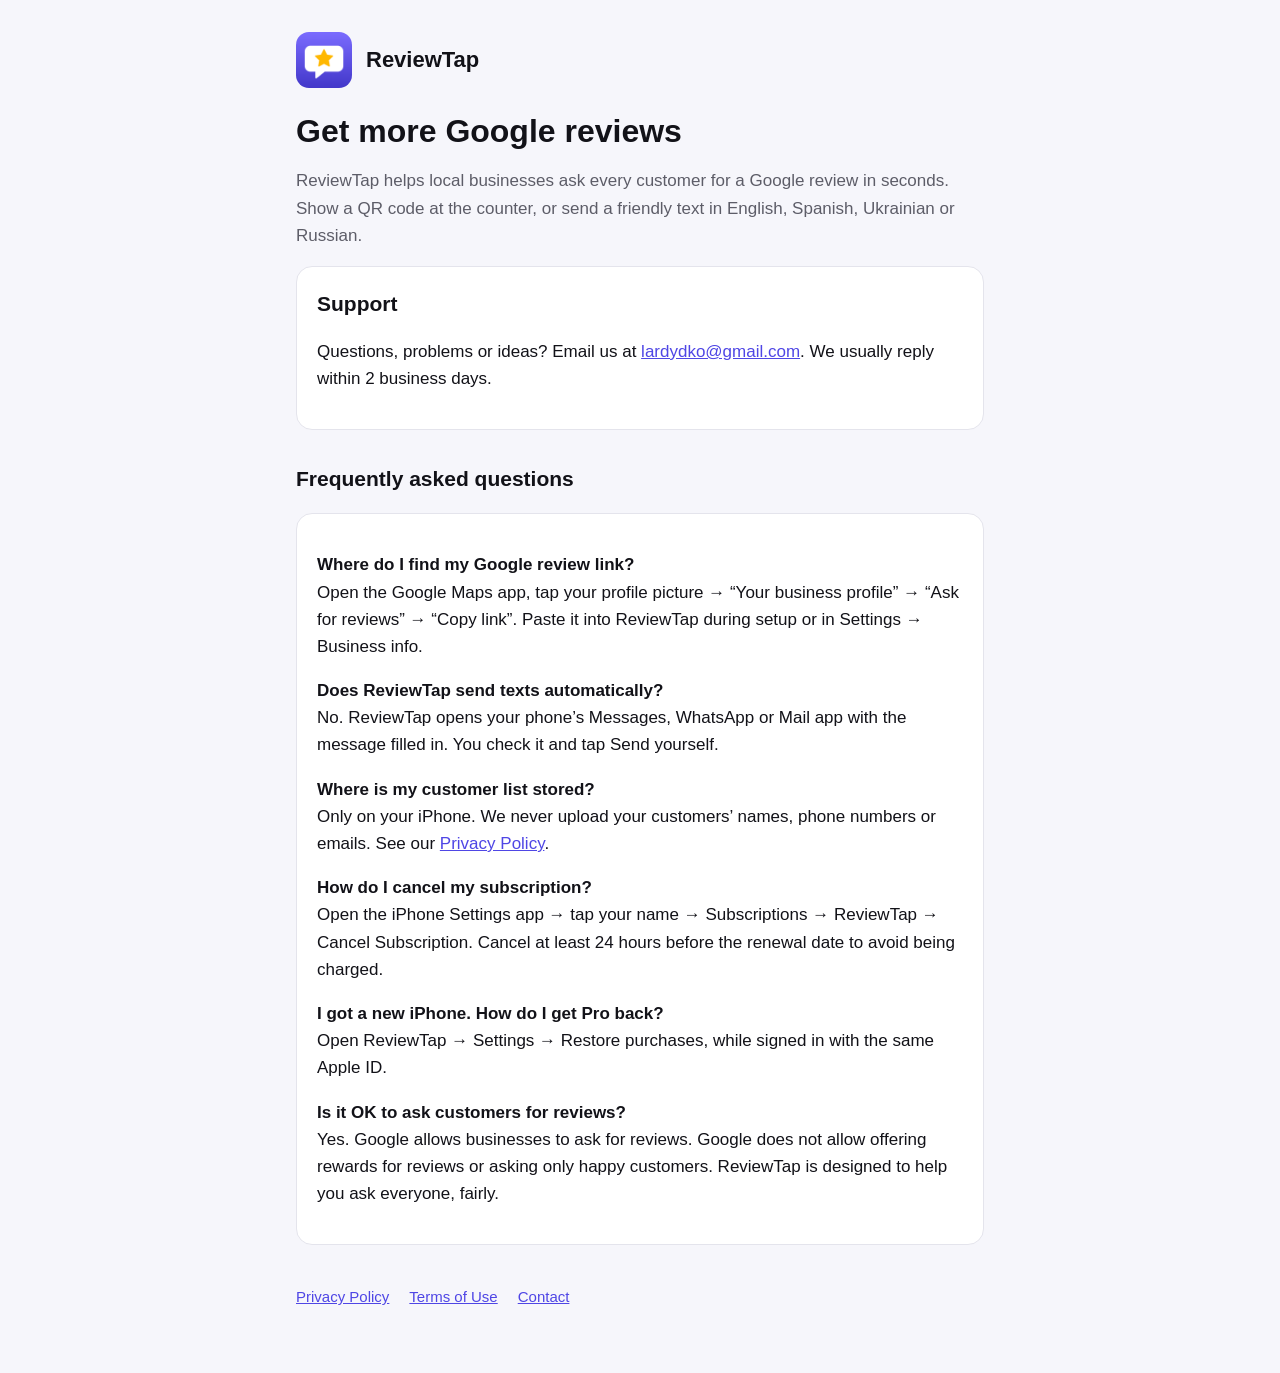
<file: index.html>
<!doctype html>
<html lang="en">
<head>
  <meta charset="utf-8" />
  <meta name="viewport" content="width=device-width, initial-scale=1" />
  <title>ReviewTap – Support</title>
  <meta name="description" content="ReviewTap helps local businesses get more Google reviews with QR codes and ready-made text messages." />
  <link rel="icon" href="icon.png" />
  <link rel="stylesheet" href="style.css" />
</head>
<body>
<main>
  <header><img src="icon.png" alt="" /><a href="./">ReviewTap</a></header>

  <h1>Get more Google reviews</h1>
  <p class="muted">ReviewTap helps local businesses ask every customer for a Google review in seconds. Show a QR code at the counter, or send a friendly text in English, Spanish, Ukrainian or Russian.</p>

  <div class="card">
    <h2 style="margin-top:0">Support</h2>
    <p>Questions, problems or ideas? Email us at <a href="mailto:lardydko@gmail.com">lardydko@gmail.com</a>. We usually reply within 2 business days.</p>
  </div>

  <h2>Frequently asked questions</h2>
  <div class="card">
    <p><strong>Where do I find my Google review link?</strong><br />
    Open the Google Maps app, tap your profile picture → “Your business profile” → “Ask for reviews” → “Copy link”. Paste it into ReviewTap during setup or in Settings → Business info.</p>
    <p><strong>Does ReviewTap send texts automatically?</strong><br />
    No. ReviewTap opens your phone’s Messages, WhatsApp or Mail app with the message filled in. You check it and tap Send yourself.</p>
    <p><strong>Where is my customer list stored?</strong><br />
    Only on your iPhone. We never upload your customers’ names, phone numbers or emails. See our <a href="privacy.html">Privacy Policy</a>.</p>
    <p><strong>How do I cancel my subscription?</strong><br />
    Open the iPhone Settings app → tap your name → Subscriptions → ReviewTap → Cancel Subscription. Cancel at least 24 hours before the renewal date to avoid being charged.</p>
    <p><strong>I got a new iPhone. How do I get Pro back?</strong><br />
    Open ReviewTap → Settings → Restore purchases, while signed in with the same Apple ID.</p>
    <p><strong>Is it OK to ask customers for reviews?</strong><br />
    Yes. Google allows businesses to ask for reviews. Google does not allow offering rewards for reviews or asking only happy customers. ReviewTap is designed to help you ask everyone, fairly.</p>
  </div>

  <nav><a href="privacy.html">Privacy Policy</a><a href="terms.html">Terms of Use</a><a href="mailto:lardydko@gmail.com">Contact</a></nav>
</main>
</body>
</html>
</file>
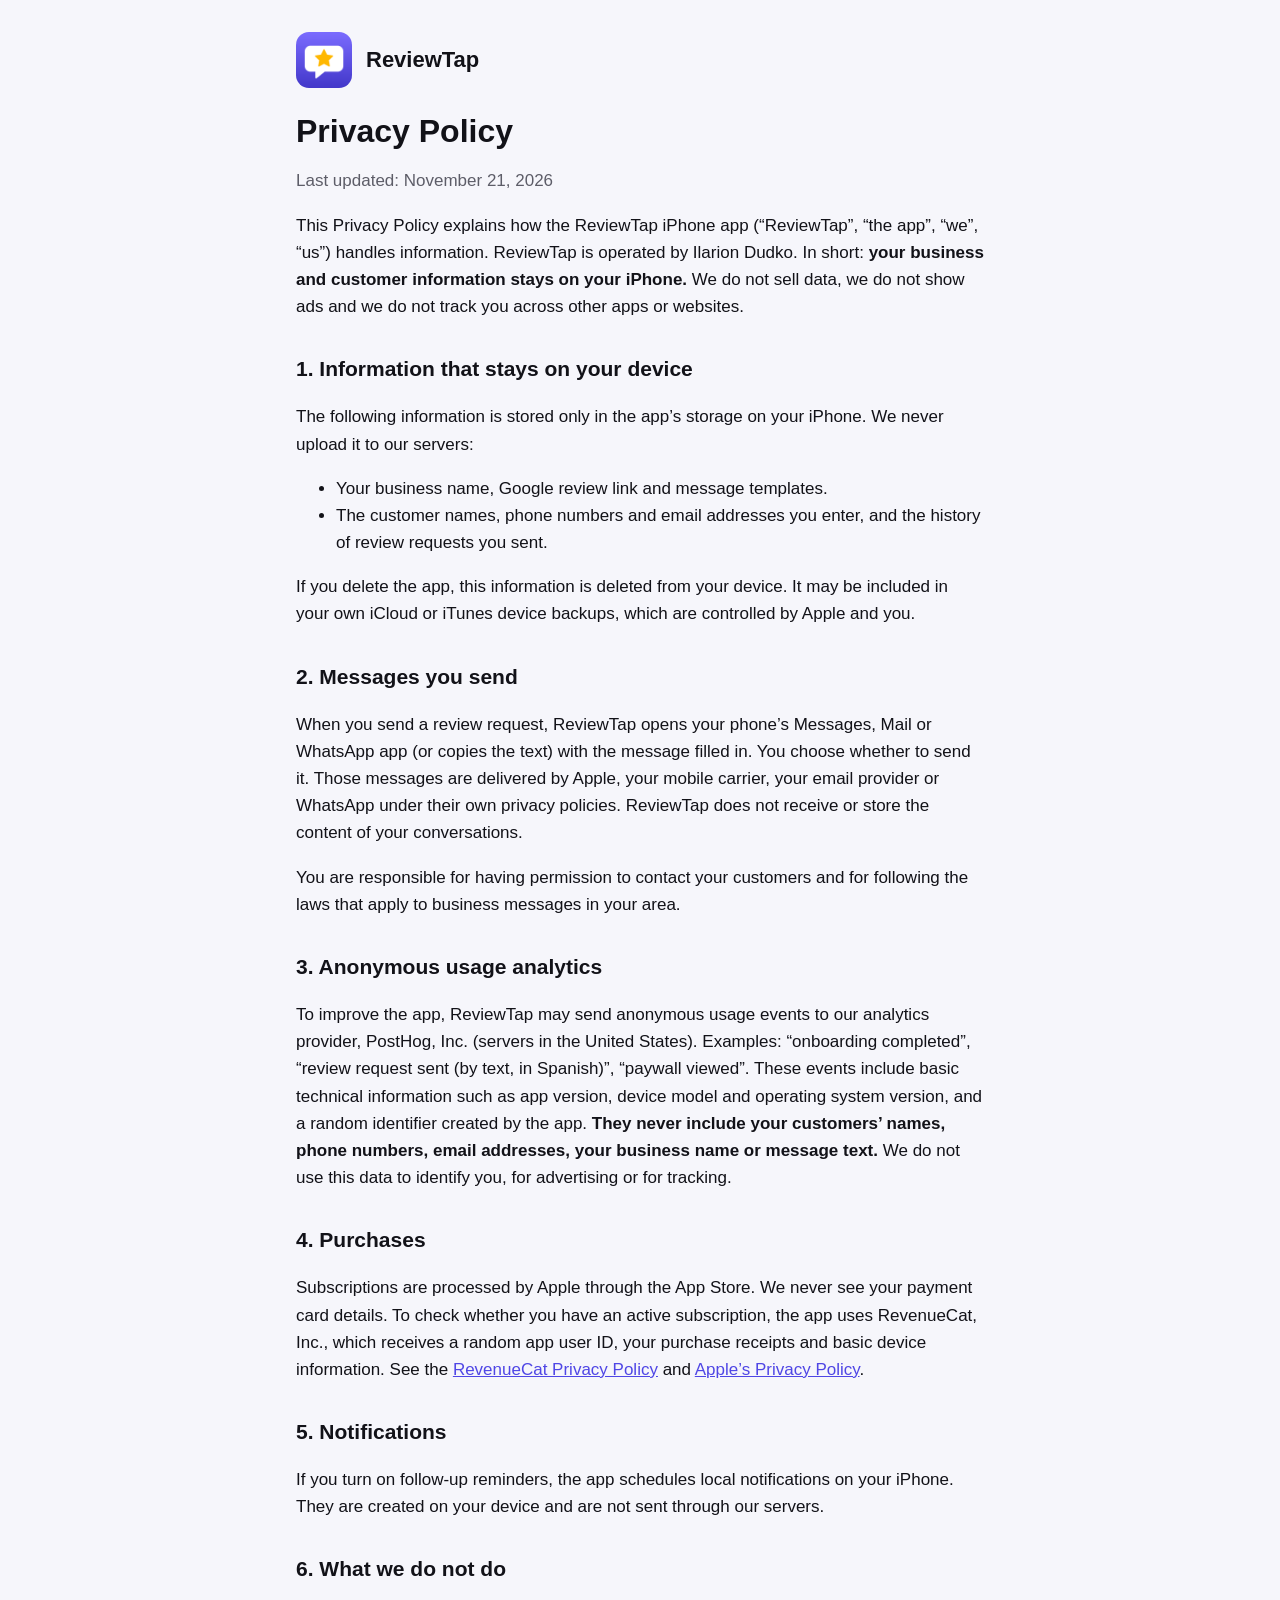
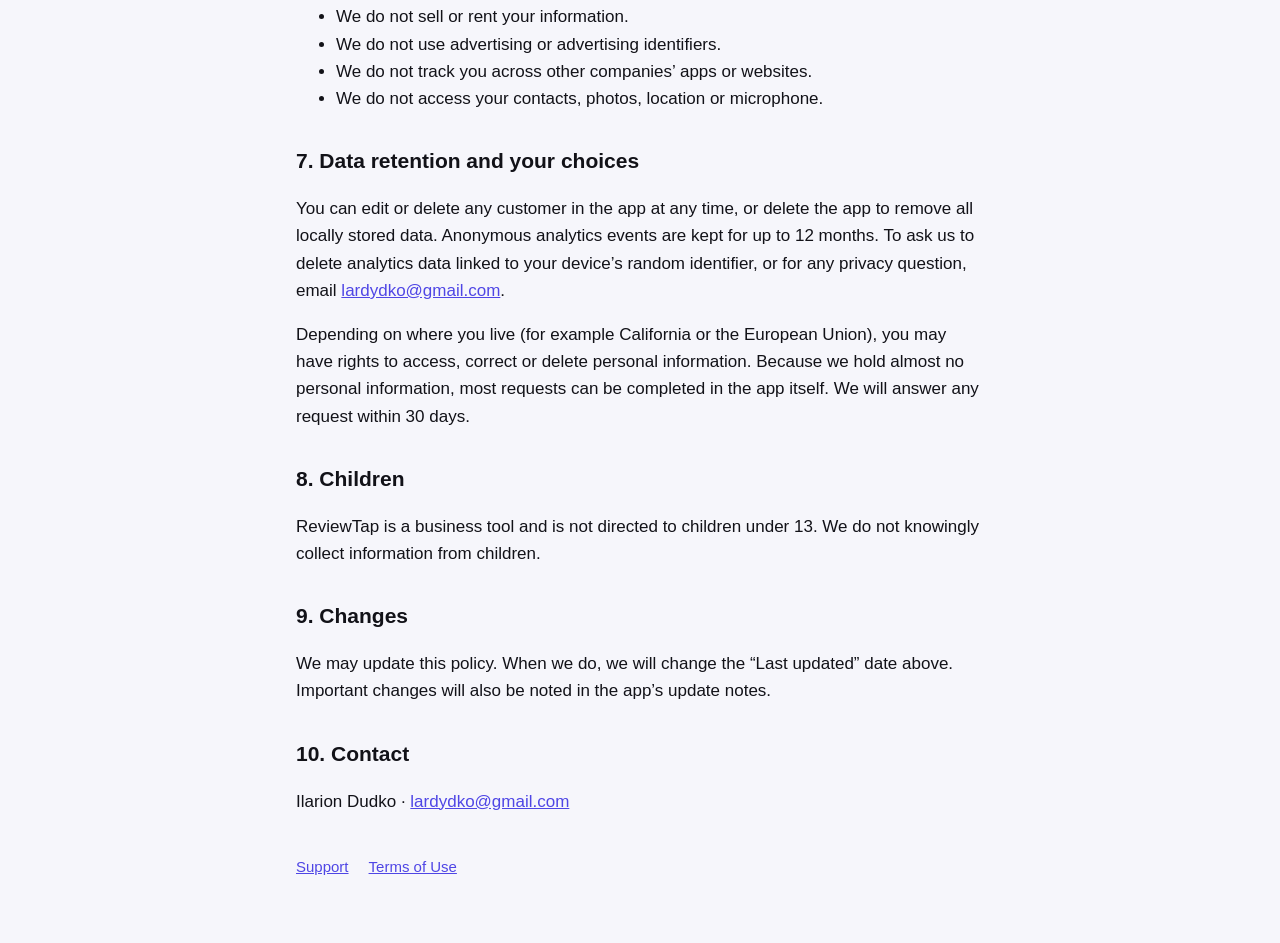
<file: privacy.html>
<!doctype html>
<html lang="en">
<head>
  <meta charset="utf-8" />
  <meta name="viewport" content="width=device-width, initial-scale=1" />
  <title>ReviewTap – Privacy Policy</title>
  <link rel="icon" href="icon.png" />
  <link rel="stylesheet" href="style.css" />
</head>
<body>
<main>
  <header><img src="icon.png" alt="" /><a href="./">ReviewTap</a></header>
  <h1>Privacy Policy</h1>
  <p class="muted">Last updated: November 21, 2026</p>

  <p>This Privacy Policy explains how the ReviewTap iPhone app (“ReviewTap”, “the app”, “we”, “us”) handles information. ReviewTap is operated by Ilarion Dudko. In short: <strong>your business and customer information stays on your iPhone.</strong> We do not sell data, we do not show ads and we do not track you across other apps or websites.</p>

  <h2>1. Information that stays on your device</h2>
  <p>The following information is stored only in the app’s storage on your iPhone. We never upload it to our servers:</p>
  <ul>
    <li>Your business name, Google review link and message templates.</li>
    <li>The customer names, phone numbers and email addresses you enter, and the history of review requests you sent.</li>
  </ul>
  <p>If you delete the app, this information is deleted from your device. It may be included in your own iCloud or iTunes device backups, which are controlled by Apple and you.</p>

  <h2>2. Messages you send</h2>
  <p>When you send a review request, ReviewTap opens your phone’s Messages, Mail or WhatsApp app (or copies the text) with the message filled in. You choose whether to send it. Those messages are delivered by Apple, your mobile carrier, your email provider or WhatsApp under their own privacy policies. ReviewTap does not receive or store the content of your conversations.</p>
  <p>You are responsible for having permission to contact your customers and for following the laws that apply to business messages in your area.</p>

  <h2>3. Anonymous usage analytics</h2>
  <p>To improve the app, ReviewTap may send anonymous usage events to our analytics provider, PostHog, Inc. (servers in the United States). Examples: “onboarding completed”, “review request sent (by text, in Spanish)”, “paywall viewed”. These events include basic technical information such as app version, device model and operating system version, and a random identifier created by the app. <strong>They never include your customers’ names, phone numbers, email addresses, your business name or message text.</strong> We do not use this data to identify you, for advertising or for tracking.</p>

  <h2>4. Purchases</h2>
  <p>Subscriptions are processed by Apple through the App Store. We never see your payment card details. To check whether you have an active subscription, the app uses RevenueCat, Inc., which receives a random app user ID, your purchase receipts and basic device information. See the <a href="https://www.revenuecat.com/privacy">RevenueCat Privacy Policy</a> and <a href="https://www.apple.com/legal/privacy/">Apple’s Privacy Policy</a>.</p>

  <h2>5. Notifications</h2>
  <p>If you turn on follow-up reminders, the app schedules local notifications on your iPhone. They are created on your device and are not sent through our servers.</p>

  <h2>6. What we do not do</h2>
  <ul>
    <li>We do not sell or rent your information.</li>
    <li>We do not use advertising or advertising identifiers.</li>
    <li>We do not track you across other companies’ apps or websites.</li>
    <li>We do not access your contacts, photos, location or microphone.</li>
  </ul>

  <h2>7. Data retention and your choices</h2>
  <p>You can edit or delete any customer in the app at any time, or delete the app to remove all locally stored data. Anonymous analytics events are kept for up to 12 months. To ask us to delete analytics data linked to your device’s random identifier, or for any privacy question, email <a href="mailto:lardydko@gmail.com">lardydko@gmail.com</a>.</p>
  <p>Depending on where you live (for example California or the European Union), you may have rights to access, correct or delete personal information. Because we hold almost no personal information, most requests can be completed in the app itself. We will answer any request within 30 days.</p>

  <h2>8. Children</h2>
  <p>ReviewTap is a business tool and is not directed to children under 13. We do not knowingly collect information from children.</p>

  <h2>9. Changes</h2>
  <p>We may update this policy. When we do, we will change the “Last updated” date above. Important changes will also be noted in the app’s update notes.</p>

  <h2>10. Contact</h2>
  <p>Ilarion Dudko · <a href="mailto:lardydko@gmail.com">lardydko@gmail.com</a></p>

  <nav><a href="./">Support</a><a href="terms.html">Terms of Use</a></nav>
</main>
</body>
</html>
</file>
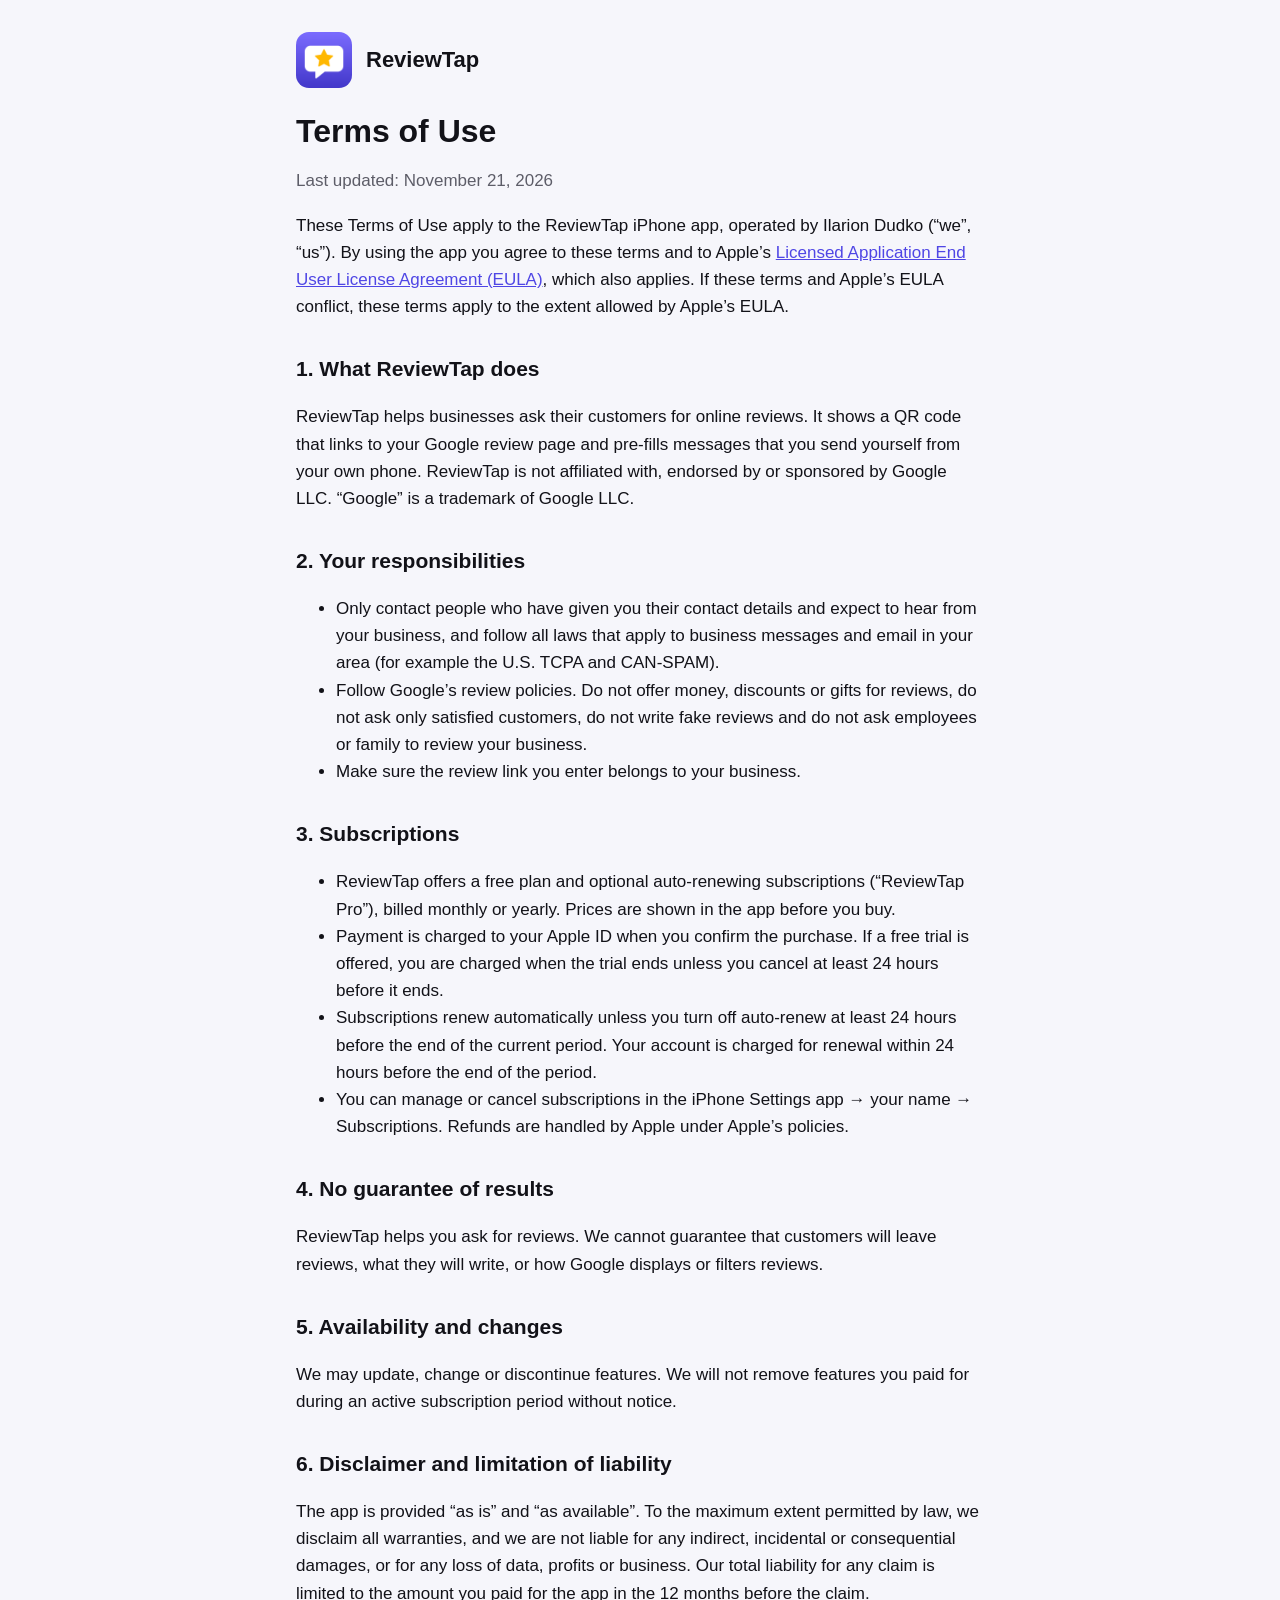
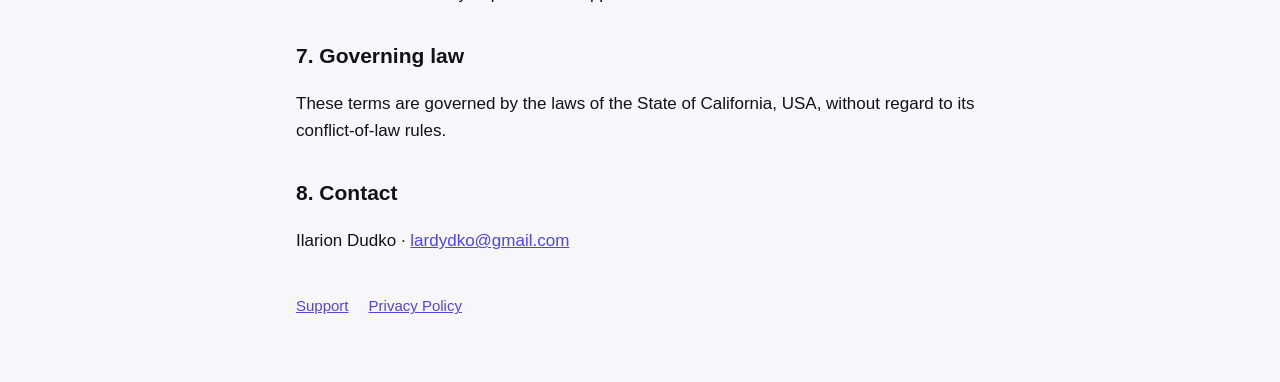
<file: terms.html>
<!doctype html>
<html lang="en">
<head>
  <meta charset="utf-8" />
  <meta name="viewport" content="width=device-width, initial-scale=1" />
  <title>ReviewTap – Terms of Use</title>
  <link rel="icon" href="icon.png" />
  <link rel="stylesheet" href="style.css" />
</head>
<body>
<main>
  <header><img src="icon.png" alt="" /><a href="./">ReviewTap</a></header>
  <h1>Terms of Use</h1>
  <p class="muted">Last updated: November 21, 2026</p>

  <p>These Terms of Use apply to the ReviewTap iPhone app, operated by Ilarion Dudko (“we”, “us”). By using the app you agree to these terms and to Apple’s <a href="https://www.apple.com/legal/internet-services/itunes/dev/stdeula/">Licensed Application End User License Agreement (EULA)</a>, which also applies. If these terms and Apple’s EULA conflict, these terms apply to the extent allowed by Apple’s EULA.</p>

  <h2>1. What ReviewTap does</h2>
  <p>ReviewTap helps businesses ask their customers for online reviews. It shows a QR code that links to your Google review page and pre-fills messages that you send yourself from your own phone. ReviewTap is not affiliated with, endorsed by or sponsored by Google LLC. “Google” is a trademark of Google LLC.</p>

  <h2>2. Your responsibilities</h2>
  <ul>
    <li>Only contact people who have given you their contact details and expect to hear from your business, and follow all laws that apply to business messages and email in your area (for example the U.S. TCPA and CAN-SPAM).</li>
    <li>Follow Google’s review policies. Do not offer money, discounts or gifts for reviews, do not ask only satisfied customers, do not write fake reviews and do not ask employees or family to review your business.</li>
    <li>Make sure the review link you enter belongs to your business.</li>
  </ul>

  <h2>3. Subscriptions</h2>
  <ul>
    <li>ReviewTap offers a free plan and optional auto-renewing subscriptions (“ReviewTap Pro”), billed monthly or yearly. Prices are shown in the app before you buy.</li>
    <li>Payment is charged to your Apple ID when you confirm the purchase. If a free trial is offered, you are charged when the trial ends unless you cancel at least 24 hours before it ends.</li>
    <li>Subscriptions renew automatically unless you turn off auto-renew at least 24 hours before the end of the current period. Your account is charged for renewal within 24 hours before the end of the period.</li>
    <li>You can manage or cancel subscriptions in the iPhone Settings app → your name → Subscriptions. Refunds are handled by Apple under Apple’s policies.</li>
  </ul>

  <h2>4. No guarantee of results</h2>
  <p>ReviewTap helps you ask for reviews. We cannot guarantee that customers will leave reviews, what they will write, or how Google displays or filters reviews.</p>

  <h2>5. Availability and changes</h2>
  <p>We may update, change or discontinue features. We will not remove features you paid for during an active subscription period without notice.</p>

  <h2>6. Disclaimer and limitation of liability</h2>
  <p>The app is provided “as is” and “as available”. To the maximum extent permitted by law, we disclaim all warranties, and we are not liable for any indirect, incidental or consequential damages, or for any loss of data, profits or business. Our total liability for any claim is limited to the amount you paid for the app in the 12 months before the claim.</p>

  <h2>7. Governing law</h2>
  <p>These terms are governed by the laws of the State of California, USA, without regard to its conflict-of-law rules.</p>

  <h2>8. Contact</h2>
  <p>Ilarion Dudko · <a href="mailto:lardydko@gmail.com">lardydko@gmail.com</a></p>

  <nav><a href="./">Support</a><a href="privacy.html">Privacy Policy</a></nav>
</main>
</body>
</html>
</file>
<file: style.css>
:root {
  --bg: #f6f6fb;
  --card: #ffffff;
  --text: #121218;
  --muted: #5d5d68;
  --accent: #4f46e5;
  --line: #e4e4ec;
}
@media (prefers-color-scheme: dark) {
  :root {
    --bg: #0c0c10;
    --card: #17171c;
    --text: #f2f2f6;
    --muted: #a3a3ad;
    --accent: #8b84ff;
    --line: #2c2c34;
  }
}
* { box-sizing: border-box; }
body {
  margin: 0;
  background: var(--bg);
  color: var(--text);
  font: 17px/1.6 -apple-system, BlinkMacSystemFont, "Segoe UI", Roboto, Helvetica, Arial, sans-serif;
}
main { max-width: 720px; margin: 0 auto; padding: 32px 16px 64px; }
header { display: flex; align-items: center; gap: 14px; margin-bottom: 24px; }
header img { width: 56px; height: 56px; border-radius: 13px; }
header a { color: inherit; text-decoration: none; font-weight: 700; font-size: 22px; }
h1 { font-size: 32px; line-height: 1.2; margin: 8px 0 4px; }
h2 { font-size: 21px; margin-top: 32px; }
p, li { color: var(--text); }
.muted { color: var(--muted); }
a { color: var(--accent); }
.card { background: var(--card); border: 1px solid var(--line); border-radius: 16px; padding: 20px; margin: 16px 0; }
nav { margin-top: 40px; display: flex; gap: 20px; flex-wrap: wrap; font-size: 15px; }
</file>
